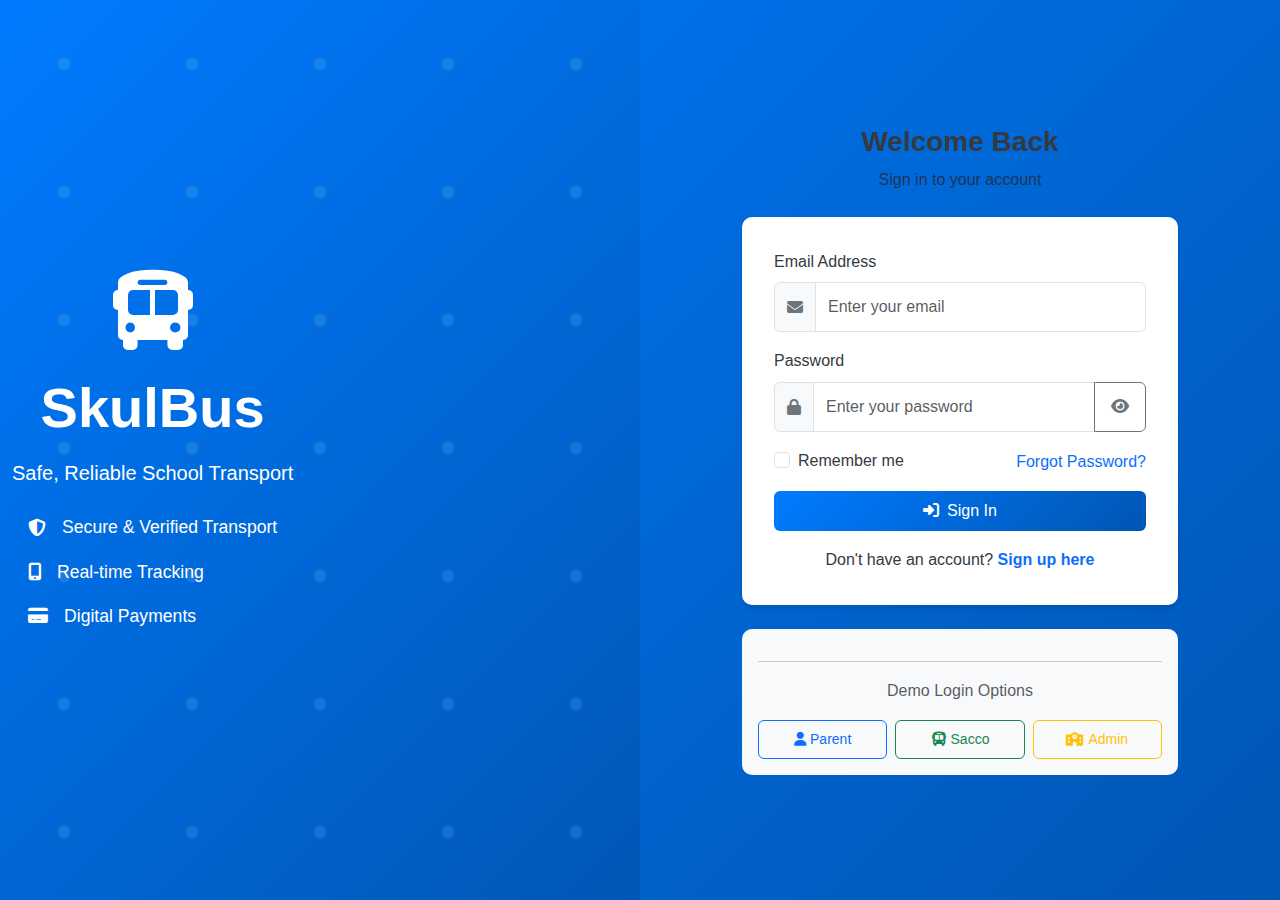
<file: login.html>
<!DOCTYPE html>
<html lang="en">
<head>
    <meta charset="UTF-8">
    <meta name="viewport" content="width=device-width, initial-scale=1.0">
    <title>Login - SkulBus</title>
    <link href="https://cdn.jsdelivr.net/npm/bootstrap@5.3.0/dist/css/bootstrap.min.css" rel="stylesheet">
    <link href="https://cdnjs.cloudflare.com/ajax/libs/font-awesome/6.4.0/css/all.min.css" rel="stylesheet">
    <link href="assets/css/style.css" rel="stylesheet">
</head>
<body class="auth-page">
    <div class="container-fluid">
        <div class="row min-vh-100">
            <!-- Left Side - Branding -->
            <div class="col-lg-6 d-none d-lg-flex auth-brand-side">
                <div class="d-flex flex-column justify-content-center align-items-center text-white">
                    <div class="brand-logo mb-4">
                        <i class="fas fa-bus fa-5x"></i>
                    </div>
                    <h1 class="display-4 fw-bold mb-3">SkulBus</h1>
                    <p class="lead text-center mb-4">Safe, Reliable School Transport</p>
                    <div class="features-list">
                        <div class="feature-item mb-3">
                            <i class="fas fa-shield-alt me-3"></i>
                            <span>Secure & Verified Transport</span>
                        </div>
                        <div class="feature-item mb-3">
                            <i class="fas fa-mobile-alt me-3"></i>
                            <span>Real-time Tracking</span>
                        </div>
                        <div class="feature-item">
                            <i class="fas fa-credit-card me-3"></i>
                            <span>Digital Payments</span>
                        </div>
                    </div>
                </div>
            </div>
            
            <!-- Right Side - Login Form -->
            <div class="col-lg-6 d-flex align-items-center">
                <div class="auth-form-container">
                    <div class="text-center mb-4">
                        <div class="d-lg-none mb-3">
                            <i class="fas fa-bus fa-3x text-primary"></i>
                            <h2 class="fw-bold text-primary">SkulBus</h2>
                        </div>
                        <h3 class="fw-bold">Welcome Back</h3>
                        <p class="text-muted">Sign in to your account</p>
                    </div>
                    
                    <form id="loginForm" class="auth-form">
                        <div class="mb-3">
                            <label for="email" class="form-label">Email Address</label>
                            <div class="input-group">
                                <span class="input-group-text">
                                    <i class="fas fa-envelope"></i>
                                </span>
                                <input type="email" class="form-control" id="email" name="email" 
                                       placeholder="Enter your email" required>
                            </div>
                        </div>
                        
                        <div class="mb-3">
                            <label for="password" class="form-label">Password</label>
                            <div class="input-group">
                                <span class="input-group-text">
                                    <i class="fas fa-lock"></i>
                                </span>
                                <input type="password" class="form-control" id="password" name="password" 
                                       placeholder="Enter your password" required>
                                <button class="btn btn-outline-secondary" type="button" id="togglePassword">
                                    <i class="fas fa-eye"></i>
                                </button>
                            </div>
                        </div>
                        
                        <div class="mb-3 d-flex justify-content-between align-items-center">
                            <div class="form-check">
                                <input class="form-check-input" type="checkbox" id="rememberMe">
                                <label class="form-check-label" for="rememberMe">
                                    Remember me
                                </label>
                            </div>
                            <a href="forgot-password.html" class="text-decoration-none">Forgot Password?</a>
                        </div>
                        
                        <button type="submit" class="btn btn-primary w-100 mb-3">
                            <i class="fas fa-sign-in-alt me-2"></i>Sign In
                        </button>
                        
                        <div class="text-center">
                            <p class="mb-0">Don't have an account? 
                                <a href="register.html" class="text-decoration-none fw-bold">Sign up here</a>
                            </p>
                        </div>
                    </form>
                    
                    <!-- Demo Login Options -->
                    <div class="demo-section mt-4">
                        <hr>
                        <p class="text-center text-muted mb-3">Demo Login Options</p>
                        <div class="row g-2">
                            <div class="col-4">
                                <button class="btn btn-outline-primary btn-sm w-100" onclick="demoLogin('parent')">
                                    <i class="fas fa-user me-1"></i>Parent
                                </button>
                            </div>
                            <div class="col-4">
                                <button class="btn btn-outline-success btn-sm w-100" onclick="demoLogin('sacco')">
                                    <i class="fas fa-bus me-1"></i>Sacco
                                </button>
                            </div>
                            <div class="col-4">
                                <button class="btn btn-outline-warning btn-sm w-100" onclick="demoLogin('admin')">
                                    <i class="fas fa-school me-1"></i>Admin
                                </button>
                            </div>
                        </div>
                    </div>
                </div>
            </div>
        </div>
    </div>

    <script src="https://cdn.jsdelivr.net/npm/bootstrap@5.3.0/dist/js/bootstrap.bundle.min.js"></script>
    <script src="assets/js/auth.js"></script>
</body>
</html>
</file>
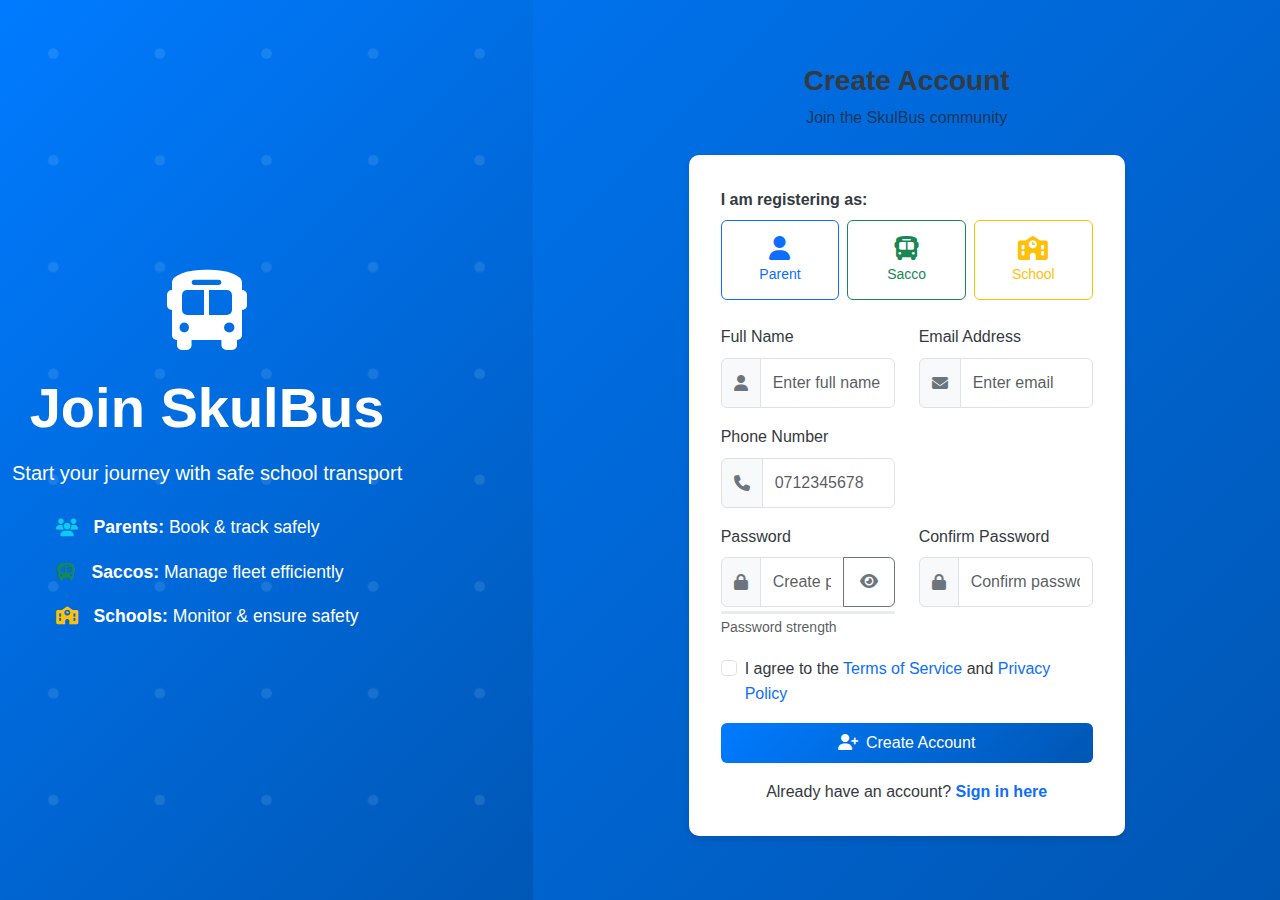
<file: register.html>
<!DOCTYPE html>
<html lang="en">
<head>
    <meta charset="UTF-8">
    <meta name="viewport" content="width=device-width, initial-scale=1.0">
    <title>Register - SkulBus</title>
    <link href="https://cdn.jsdelivr.net/npm/bootstrap@5.3.0/dist/css/bootstrap.min.css" rel="stylesheet">
    <link href="https://cdnjs.cloudflare.com/ajax/libs/font-awesome/6.4.0/css/all.min.css" rel="stylesheet">
    <link href="assets/css/style.css" rel="stylesheet">
</head>
<body class="auth-page">
    <div class="container-fluid">
        <div class="row min-vh-100">
            <!-- Left Side - Branding -->
            <div class="col-lg-5 d-none d-lg-flex auth-brand-side">
                <div class="d-flex flex-column justify-content-center align-items-center text-white">
                    <div class="brand-logo mb-4">
                        <i class="fas fa-bus fa-5x"></i>
                    </div>
                    <h1 class="display-4 fw-bold mb-3">Join SkulBus</h1>
                    <p class="lead text-center mb-4">Start your journey with safe school transport</p>
                    <div class="role-benefits">
                        <div class="benefit-item mb-3">
                            <i class="fas fa-users text-info me-3"></i>
                            <span><strong>Parents:</strong> Book & track safely</span>
                        </div>
                        <div class="benefit-item mb-3">
                            <i class="fas fa-bus text-success me-3"></i>
                            <span><strong>Saccos:</strong> Manage fleet efficiently</span>
                        </div>
                        <div class="benefit-item">
                            <i class="fas fa-school text-warning me-3"></i>
                            <span><strong>Schools:</strong> Monitor & ensure safety</span>
                        </div>
                    </div>
                </div>
            </div>
            
            <!-- Right Side - Registration Form -->
            <div class="col-lg-7 d-flex align-items-center">
                <div class="auth-form-container">
                    <div class="text-center mb-4">
                        <div class="d-lg-none mb-3">
                            <i class="fas fa-bus fa-3x text-primary"></i>
                            <h2 class="fw-bold text-primary">SkulBus</h2>
                        </div>
                        <h3 class="fw-bold">Create Account</h3>
                        <p class="text-muted">Join the SkulBus community</p>
                    </div>
                    
                    <form id="registerForm" class="auth-form">
                        <!-- Role Selection -->
                        <div class="mb-4">
                            <label class="form-label fw-bold">I am registering as:</label>
                            <div class="role-selection">
                                <div class="row g-2">
                                    <div class="col-4">
                                        <input type="radio" class="btn-check" name="role" id="role-parent" value="parent" required>
                                        <label class="btn btn-outline-primary w-100" for="role-parent">
                                            <i class="fas fa-user d-block mb-1"></i>
                                            <small>Parent</small>
                                        </label>
                                    </div>
                                    <div class="col-4">
                                        <input type="radio" class="btn-check" name="role" id="role-sacco" value="sacco" required>
                                        <label class="btn btn-outline-success w-100" for="role-sacco">
                                            <i class="fas fa-bus d-block mb-1"></i>
                                            <small>Sacco</small>
                                        </label>
                                    </div>
                                    <div class="col-4">
                                        <input type="radio" class="btn-check" name="role" id="role-admin" value="admin" required>
                                        <label class="btn btn-outline-warning w-100" for="role-admin">
                                            <i class="fas fa-school d-block mb-1"></i>
                                            <small>School</small>
                                        </label>
                                    </div>
                                </div>
                            </div>
                        </div>
                        
                        <!-- Personal Information -->
                        <div class="row">
                            <div class="col-md-6">
                                <div class="mb-3">
                                    <label for="fullName" class="form-label">Full Name</label>
                                    <div class="input-group">
                                        <span class="input-group-text">
                                            <i class="fas fa-user"></i>
                                        </span>
                                        <input type="text" class="form-control" id="fullName" name="fullName" 
                                               placeholder="Enter full name" required>
                                    </div>
                                </div>
                            </div>
                            <div class="col-md-6">
                                <div class="mb-3">
                                    <label for="email" class="form-label">Email Address</label>
                                    <div class="input-group">
                                        <span class="input-group-text">
                                            <i class="fas fa-envelope"></i>
                                        </span>
                                        <input type="email" class="form-control" id="email" name="email" 
                                               placeholder="Enter email" required>
                                    </div>
                                </div>
                            </div>
                        </div>
                        
                        <div class="row">
                            <div class="col-md-6">
                                <div class="mb-3">
                                    <label for="phone" class="form-label">Phone Number</label>
                                    <div class="input-group">
                                        <span class="input-group-text">
                                            <i class="fas fa-phone"></i>
                                        </span>
                                        <input type="tel" class="form-control" id="phone" name="phone" 
                                               placeholder="0712345678" required>
                                    </div>
                                </div>
                            </div>
                            <div class="col-md-6">
                                <div class="mb-3" id="schoolField" style="display: none;">
                                    <label for="school" class="form-label">School</label>
                                    <div class="input-group">
                                        <span class="input-group-text">
                                            <i class="fas fa-school"></i>
                                        </span>
                                        <select class="form-select" id="school" name="school">
                                            <option value="">Select School</option>
                                            <option value="nairobi-high">Nairobi High School</option>
                                            <option value="mombasa-secondary">Mombasa Secondary School</option>
                                            <option value="kisumu-academy">Kisumu Academy</option>
                                            <option value="nakuru-girls">Nakuru Girls High School</option>
                                            <option value="eldoret-boys">Eldoret Boys High School</option>
                                        </select>
                                    </div>
                                </div>
                                <div class="mb-3" id="regionField" style="display: none;">
                                    <label for="region" class="form-label">Operating Region</label>
                                    <div class="input-group">
                                        <span class="input-group-text">
                                            <i class="fas fa-map-marker-alt"></i>
                                        </span>
                                        <select class="form-select" id="region" name="region">
                                            <option value="">Select Region</option>
                                            <option value="nairobi">Nairobi</option>
                                            <option value="mombasa">Mombasa</option>
                                            <option value="kisumu">Kisumu</option>
                                            <option value="nakuru">Nakuru</option>
                                            <option value="eldoret">Eldoret</option>
                                            <option value="thika">Thika</option>
                                            <option value="machakos">Machakos</option>
                                        </select>
                                    </div>
                                </div>
                            </div>
                        </div>
                        
                        <!-- Password Fields -->
                        <div class="row">
                            <div class="col-md-6">
                                <div class="mb-3">
                                    <label for="password" class="form-label">Password</label>
                                    <div class="input-group">
                                        <span class="input-group-text">
                                            <i class="fas fa-lock"></i>
                                        </span>
                                        <input type="password" class="form-control" id="password" name="password" 
                                               placeholder="Create password" required>
                                        <button class="btn btn-outline-secondary" type="button" id="togglePassword">
                                            <i class="fas fa-eye"></i>
                                        </button>
                                    </div>
                                    <div class="password-strength mt-1">
                                        <div class="progress" style="height: 3px;">
                                            <div class="progress-bar" id="passwordStrength" style="width: 0%"></div>
                                        </div>
                                        <small class="text-muted" id="passwordHelp">Password strength</small>
                                    </div>
                                </div>
                            </div>
                            <div class="col-md-6">
                                <div class="mb-3">
                                    <label for="confirmPassword" class="form-label">Confirm Password</label>
                                    <div class="input-group">
                                        <span class="input-group-text">
                                            <i class="fas fa-lock"></i>
                                        </span>
                                        <input type="password" class="form-control" id="confirmPassword" name="confirmPassword" 
                                               placeholder="Confirm password" required>
                                    </div>
                                </div>
                            </div>
                        </div>
                        
                        <!-- Terms and Conditions -->
                        <div class="mb-3">
                            <div class="form-check">
                                <input class="form-check-input" type="checkbox" id="agreeTerms" required>
                                <label class="form-check-label" for="agreeTerms">
                                    I agree to the <a href="#" class="text-decoration-none">Terms of Service</a> 
                                    and <a href="#" class="text-decoration-none">Privacy Policy</a>
                                </label>
                            </div>
                        </div>
                        
                        <button type="submit" class="btn btn-primary w-100 mb-3">
                            <i class="fas fa-user-plus me-2"></i>Create Account
                        </button>
                        
                        <div class="text-center">
                            <p class="mb-0">Already have an account? 
                                <a href="login.html" class="text-decoration-none fw-bold">Sign in here</a>
                            </p>
                        </div>
                    </form>
                </div>
            </div>
        </div>
    </div>

    <script src="https://cdn.jsdelivr.net/npm/bootstrap@5.3.0/dist/js/bootstrap.bundle.min.js"></script>
    <script src="assets/js/auth.js"></script>
</body>
</html>
</file>
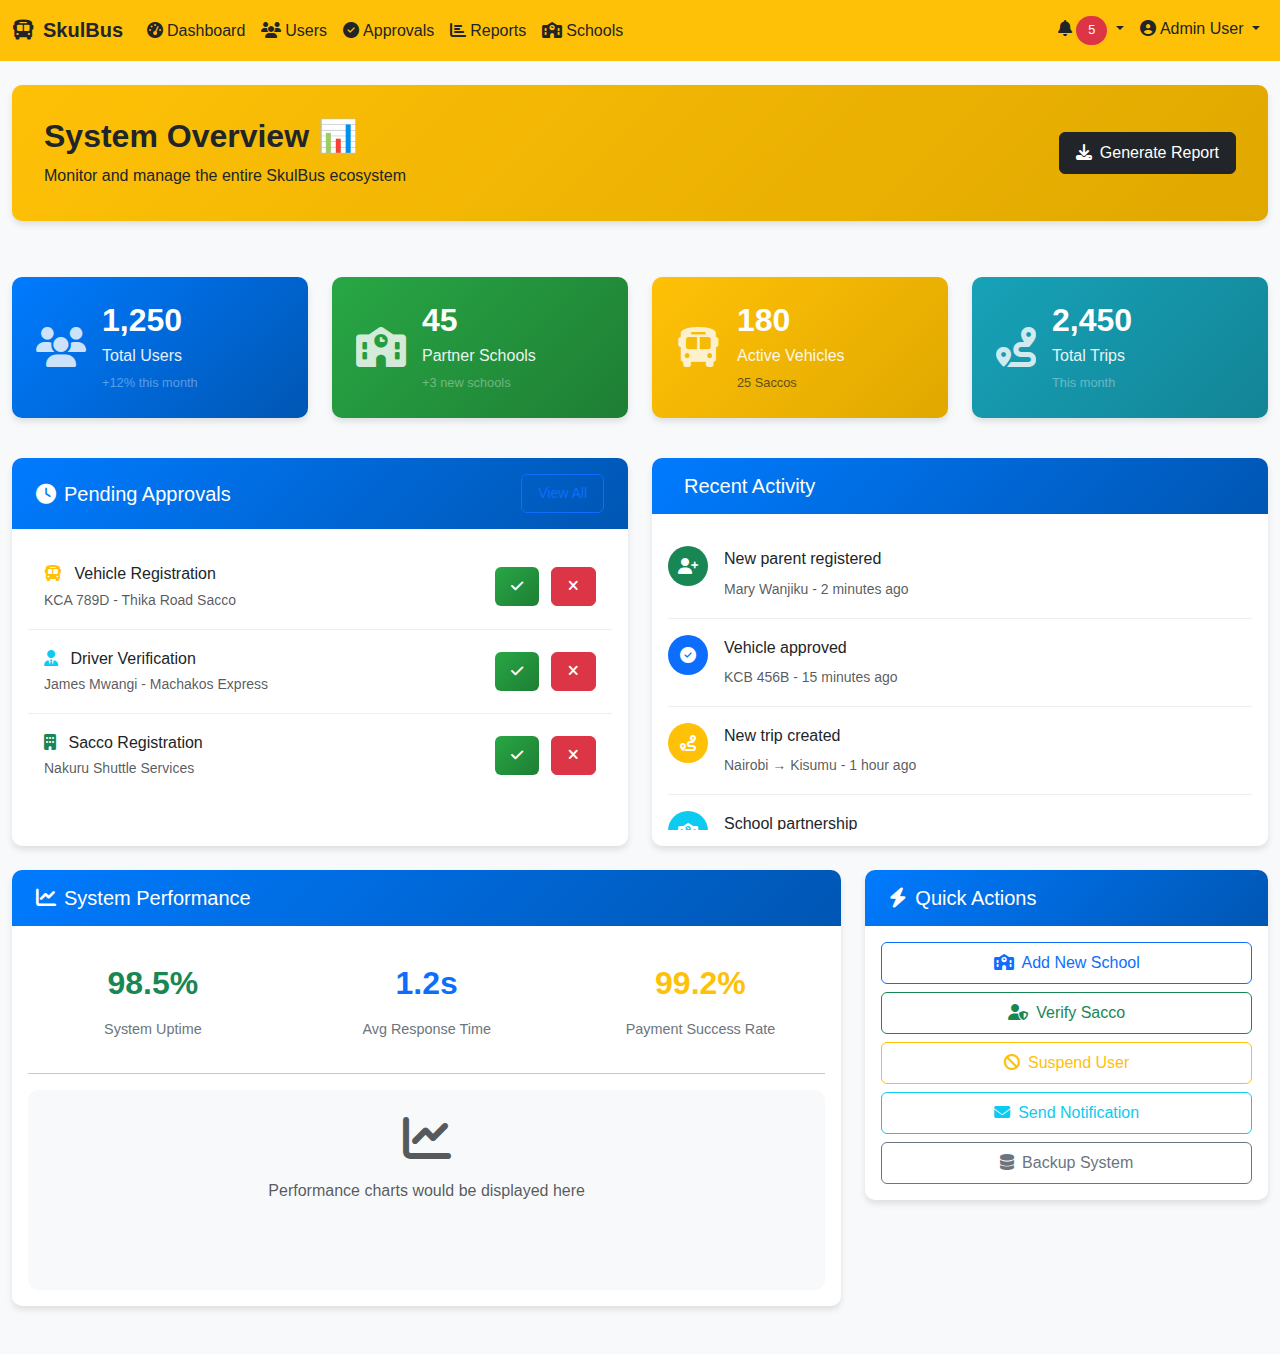
<file: dashboards/admin-dashboard.html>
<!DOCTYPE html>
<html lang="en">
<head>
    <meta charset="UTF-8">
    <meta name="viewport" content="width=device-width, initial-scale=1.0">
    <title>Admin Dashboard - SkulBus</title>
    <link href="https://cdn.jsdelivr.net/npm/bootstrap@5.3.0/dist/css/bootstrap.min.css" rel="stylesheet">
    <link href="https://cdnjs.cloudflare.com/ajax/libs/font-awesome/6.4.0/css/all.min.css" rel="stylesheet">
    <link href="../assets/css/style.css" rel="stylesheet">
</head>
<body>
    <!-- Navigation -->
    <nav class="navbar navbar-expand-lg navbar-dark bg-warning">
        <div class="container-fluid">
            <a class="navbar-brand fw-bold text-dark" href="../index.html">
                <i class="fas fa-bus me-2"></i>SkulBus
            </a>
            
            <button class="navbar-toggler" type="button" data-bs-toggle="collapse" data-bs-target="#navbarNav">
                <span class="navbar-toggler-icon"></span>
            </button>
            
            <div class="collapse navbar-collapse" id="navbarNav">
                <ul class="navbar-nav me-auto">
                    <li class="nav-item">
                        <a class="nav-link active text-dark" href="admin-dashboard.html">
                            <i class="fas fa-tachometer-alt me-1"></i>Dashboard
                        </a>
                    </li>
                    <li class="nav-item">
                        <a class="nav-link text-dark" href="users.html">
                            <i class="fas fa-users me-1"></i>Users
                        </a>
                    </li>
                    <li class="nav-item">
                        <a class="nav-link text-dark" href="approvals.html">
                            <i class="fas fa-check-circle me-1"></i>Approvals
                        </a>
                    </li>
                    <li class="nav-item">
                        <a class="nav-link text-dark" href="reports.html">
                            <i class="fas fa-chart-bar me-1"></i>Reports
                        </a>
                    </li>
                    <li class="nav-item">
                        <a class="nav-link text-dark" href="schools.html">
                            <i class="fas fa-school me-1"></i>Schools
                        </a>
                    </li>
                </ul>
                
                <ul class="navbar-nav">
                    <li class="nav-item dropdown">
                        <a class="nav-link dropdown-toggle text-dark" href="#" id="notificationDropdown" role="button" data-bs-toggle="dropdown">
                            <i class="fas fa-bell"></i>
                            <span class="badge bg-danger">5</span>
                        </a>
                        <ul class="dropdown-menu dropdown-menu-end notification-dropdown">
                            <li class="dropdown-header">Pending Approvals</li>
                            <li><a class="dropdown-item" href="#">
                                <i class="fas fa-bus text-warning me-2"></i>
                                3 vehicles awaiting approval
                            </a></li>
                            <li><a class="dropdown-item" href="#">
                                <i class="fas fa-user-tie text-info me-2"></i>
                                2 drivers need verification
                            </a></li>
                            <li><hr class="dropdown-divider"></li>
                            <li><a class="dropdown-item text-center" href="approvals.html">View All</a></li>
                        </ul>
                    </li>
                    <li class="nav-item dropdown">
                        <a class="nav-link dropdown-toggle text-dark" href="#" id="userDropdown" role="button" data-bs-toggle="dropdown">
                            <i class="fas fa-user-circle me-1"></i>Admin User
                        </a>
                        <ul class="dropdown-menu dropdown-menu-end">
                            <li><a class="dropdown-item" href="#"><i class="fas fa-user me-2"></i>Profile</a></li>
                            <li><a class="dropdown-item" href="#"><i class="fas fa-cog me-2"></i>Settings</a></li>
                            <li><hr class="dropdown-divider"></li>
                            <li><a class="dropdown-item" href="../login.html"><i class="fas fa-sign-out-alt me-2"></i>Logout</a></li>
                        </ul>
                    </li>
                </ul>
            </div>
        </div>
    </nav>

    <div class="container-fluid py-4">
        <!-- Welcome Section -->
        <div class="row mb-4">
            <div class="col-12">
                <div class="welcome-card bg-warning">
                    <div class="row align-items-center">
                        <div class="col-md-8">
                            <h2 class="fw-bold mb-2 text-dark">System Overview 📊</h2>
                            <p class="text-dark mb-0">Monitor and manage the entire SkulBus ecosystem</p>
                        </div>
                        <div class="col-md-4 text-md-end">
                            <button class="btn btn-dark" data-bs-toggle="modal" data-bs-target="#systemReportModal">
                                <i class="fas fa-download me-2"></i>Generate Report
                            </button>
                        </div>
                    </div>
                </div>
            </div>
        </div>

        <!-- Statistics Cards -->
        <div class="row mb-4">
            <div class="col-lg-3 col-md-6 mb-3">
                <div class="stats-card bg-primary">
                    <div class="stats-icon">
                        <i class="fas fa-users"></i>
                    </div>
                    <div class="stats-content">
                        <h3>1,250</h3>
                        <p>Total Users</p>
                        <small class="text-white-50">+12% this month</small>
                    </div>
                </div>
            </div>
            <div class="col-lg-3 col-md-6 mb-3">
                <div class="stats-card bg-success">
                    <div class="stats-icon">
                        <i class="fas fa-school"></i>
                    </div>
                    <div class="stats-content">
                        <h3>45</h3>
                        <p>Partner Schools</p>
                        <small class="text-white-50">+3 new schools</small>
                    </div>
                </div>
            </div>
            <div class="col-lg-3 col-md-6 mb-3">
                <div class="stats-card bg-warning">
                    <div class="stats-icon">
                        <i class="fas fa-bus"></i>
                    </div>
                    <div class="stats-content">
                        <h3>180</h3>
                        <p>Active Vehicles</p>
                        <small class="text-dark">25 Saccos</small>
                    </div>
                </div>
            </div>
            <div class="col-lg-3 col-md-6 mb-3">
                <div class="stats-card bg-info">
                    <div class="stats-icon">
                        <i class="fas fa-route"></i>
                    </div>
                    <div class="stats-content">
                        <h3>2,450</h3>
                        <p>Total Trips</p>
                        <small class="text-white-50">This month</small>
                    </div>
                </div>
            </div>
        </div>

        <div class="row">
            <!-- Pending Approvals -->
            <div class="col-lg-6 mb-4">
                <div class="card h-100">
                    <div class="card-header d-flex justify-content-between align-items-center">
                        <h5 class="mb-0"><i class="fas fa-clock me-2"></i>Pending Approvals</h5>
                        <a href="approvals.html" class="btn btn-sm btn-outline-primary">View All</a>
                    </div>
                    <div class="card-body">
                        <div class="approval-list">
                            <div class="approval-item">
                                <div class="approval-info">
                                    <div class="approval-type">
                                        <i class="fas fa-bus text-warning me-2"></i>
                                        <span>Vehicle Registration</span>
                                    </div>
                                    <small class="text-muted">KCA 789D - Thika Road Sacco</small>
                                </div>
                                <div class="approval-actions">
                                    <button class="btn btn-sm btn-success me-1">
                                        <i class="fas fa-check"></i>
                                    </button>
                                    <button class="btn btn-sm btn-danger">
                                        <i class="fas fa-times"></i>
                                    </button>
                                </div>
                            </div>
                            <div class="approval-item">
                                <div class="approval-info">
                                    <div class="approval-type">
                                        <i class="fas fa-user-tie text-info me-2"></i>
                                        <span>Driver Verification</span>
                                    </div>
                                    <small class="text-muted">James Mwangi - Machakos Express</small>
                                </div>
                                <div class="approval-actions">
                                    <button class="btn btn-sm btn-success me-1">
                                        <i class="fas fa-check"></i>
                                    </button>
                                    <button class="btn btn-sm btn-danger">
                                        <i class="fas fa-times"></i>
                                    </button>
                                </div>
                            </div>
                            <div class="approval-item">
                                <div class="approval-info">
                                    <div class="approval-type">
                                        <i class="fas fa-building text-success me-2"></i>
                                        <span>Sacco Registration</span>
                                    </div>
                                    <small class="text-muted">Nakuru Shuttle Services</small>
                                </div>
                                <div class="approval-actions">
                                    <button class="btn btn-sm btn-success me-1">
                                        <i class="fas fa-check"></i>
                                    </button>
                                    <button class="btn btn-sm btn-danger">
                                        <i class="fas fa-times"></i>
                                    </button>
                                </div>
                            </div>
                        </div>
                    </div>
                </div>
            </div>

            <!-- Recent Activity -->
            <div class="col-lg-6 mb-4">
                <div class="card h-100">
                    <div class="card-header">
                        <h5 class="mb-0"><i class="fas fa-activity me-2"></i>Recent Activity</h5>
                    </div>
                    <div class="card-body">
                        <div class="activity-list">
                            <div class="activity-item">
                                <div class="activity-icon bg-success">
                                    <i class="fas fa-user-plus"></i>
                                </div>
                                <div class="activity-content">
                                    <p class="mb-1">New parent registered</p>
                                    <small class="text-muted">Mary Wanjiku - 2 minutes ago</small>
                                </div>
                            </div>
                            <div class="activity-item">
                                <div class="activity-icon bg-primary">
                                    <i class="fas fa-check-circle"></i>
                                </div>
                                <div class="activity-content">
                                    <p class="mb-1">Vehicle approved</p>
                                    <small class="text-muted">KCB 456B - 15 minutes ago</small>
                                </div>
                            </div>
                            <div class="activity-item">
                                <div class="activity-icon bg-warning">
                                    <i class="fas fa-route"></i>
                                </div>
                                <div class="activity-content">
                                    <p class="mb-1">New trip created</p>
                                    <small class="text-muted">Nairobi → Kisumu - 1 hour ago</small>
                                </div>
                            </div>
                            <div class="activity-item">
                                <div class="activity-icon bg-info">
                                    <i class="fas fa-school"></i>
                                </div>
                                <div class="activity-content">
                                    <p class="mb-1">School partnership</p>
                                    <small class="text-muted">Eldoret High School - 2 hours ago</small>
                                </div>
                            </div>
                        </div>
                    </div>
                </div>
            </div>
        </div>

        <!-- System Overview -->
        <div class="row">
            <div class="col-lg-8 mb-4">
                <div class="card">
                    <div class="card-header">
                        <h5 class="mb-0"><i class="fas fa-chart-line me-2"></i>System Performance</h5>
                    </div>
                    <div class="card-body">
                        <div class="row">
                            <div class="col-md-4 text-center">
                                <div class="performance-metric">
                                    <div class="metric-value text-success">98.5%</div>
                                    <div class="metric-label">System Uptime</div>
                                </div>
                            </div>
                            <div class="col-md-4 text-center">
                                <div class="performance-metric">
                                    <div class="metric-value text-primary">1.2s</div>
                                    <div class="metric-label">Avg Response Time</div>
                                </div>
                            </div>
                            <div class="col-md-4 text-center">
                                <div class="performance-metric">
                                    <div class="metric-value text-warning">99.2%</div>
                                    <div class="metric-label">Payment Success Rate</div>
                                </div>
                            </div>
                        </div>
                        <hr>
                        <div class="chart-placeholder">
                            <div class="text-center py-4">
                                <i class="fas fa-chart-line fa-3x text-muted mb-3"></i>
                                <p class="text-muted">Performance charts would be displayed here</p>
                            </div>
                        </div>
                    </div>
                </div>
            </div>

            <!-- Quick Actions -->
            <div class="col-lg-4 mb-4">
                <div class="card">
                    <div class="card-header">
                        <h5 class="mb-0"><i class="fas fa-bolt me-2"></i>Quick Actions</h5>
                    </div>
                    <div class="card-body">
                        <div class="d-grid gap-2">
                            <button class="btn btn-outline-primary" data-bs-toggle="modal" data-bs-target="#addSchoolModal">
                                <i class="fas fa-school me-2"></i>Add New School
                            </button>
                            <button class="btn btn-outline-success">
                                <i class="fas fa-user-shield me-2"></i>Verify Sacco
                            </button>
                            <button class="btn btn-outline-warning">
                                <i class="fas fa-ban me-2"></i>Suspend User
                            </button>
                            <button class="btn btn-outline-info">
                                <i class="fas fa-envelope me-2"></i>Send Notification
                            </button>
                            <button class="btn btn-outline-secondary">
                                <i class="fas fa-database me-2"></i>Backup System
                            </button>
                        </div>
                    </div>
                </div>
            </div>
        </div>
    </div>

    <!-- System Report Modal -->
    <div class="modal fade" id="systemReportModal" tabindex="-1">
        <div class="modal-dialog">
            <div class="modal-content">
                <div class="modal-header">
                    <h5 class="modal-title">Generate System Report</h5>
                    <button type="button" class="btn-close" data-bs-dismiss="modal"></button>
                </div>
                <div class="modal-body">
                    <form>
                        <div class="mb-3">
                            <label class="form-label">Report Type</label>
                            <select class="form-select">
                                <option>User Activity Report</option>
                                <option>Financial Summary</option>
                                <option>Trip Analytics</option>
                                <option>Safety Compliance</option>
                            </select>
                        </div>
                        <div class="row">
                            <div class="col-md-6">
                                <div class="mb-3">
                                    <label class="form-label">From Date</label>
                                    <input type="date" class="form-control">
                                </div>
                            </div>
                            <div class="col-md-6">
                                <div class="mb-3">
                                    <label class="form-label">To Date</label>
                                    <input type="date" class="form-control">
                                </div>
                            </div>
                        </div>
                        <div class="mb-3">
                            <label class="form-label">Format</label>
                            <div class="form-check">
                                <input class="form-check-input" type="radio" name="format" id="pdf" checked>
                                <label class="form-check-label" for="pdf">PDF</label>
                            </div>
                            <div class="form-check">
                                <input class="form-check-input" type="radio" name="format" id="excel">
                                <label class="form-check-label" for="excel">Excel</label>
                            </div>
                        </div>
                    </form>
                </div>
                <div class="modal-footer">
                    <button type="button" class="btn btn-secondary" data-bs-dismiss="modal">Cancel</button>
                    <button type="button" class="btn btn-warning">Generate Report</button>
                </div>
            </div>
        </div>
    </div>

    <!-- Add School Modal -->
    <div class="modal fade" id="addSchoolModal" tabindex="-1">
        <div class="modal-dialog">
            <div class="modal-content">
                <div class="modal-header">
                    <h5 class="modal-title">Add New School</h5>
                    <button type="button" class="btn-close" data-bs-dismiss="modal"></button>
                </div>
                <div class="modal-body">
                    <form>
                        <div class="mb-3">
                            <label class="form-label">School Name</label>
                            <input type="text" class="form-control" placeholder="Enter school name">
                        </div>
                        <div class="mb-3">
                            <label class="form-label">Region</label>
                            <select class="form-select">
                                <option>Nairobi</option>
                                <option>Mombasa</option>
                                <option>Kisumu</option>
                                <option>Nakuru</option>
                                <option>Eldoret</option>
                            </select>
                        </div>
                        <div class="mb-3">
                            <label class="form-label">Contact Email</label>
                            <input type="email" class="form-control" placeholder="school@example.com">
                        </div>
                        <div class="mb-3">
                            <label class="form-label">Phone Number</label>
                            <input type="tel" class="form-control" placeholder="0712345678">
                        </div>
                        <div class="mb-3">
                            <label class="form-label">Address</label>
                            <textarea class="form-control" rows="3" placeholder="School address"></textarea>
                        </div>
                    </form>
                </div>
                <div class="modal-footer">
                    <button type="button" class="btn btn-secondary" data-bs-dismiss="modal">Cancel</button>
                    <button type="button" class="btn btn-warning">Add School</button>
                </div>
            </div>
        </div>
    </div>

    <script src="https://cdn.jsdelivr.net/npm/bootstrap@5.3.0/dist/js/bootstrap.bundle.min.js"></script>
    <script src="../assets/js/dashboard.js"></script>
</body>
</html>
</file>
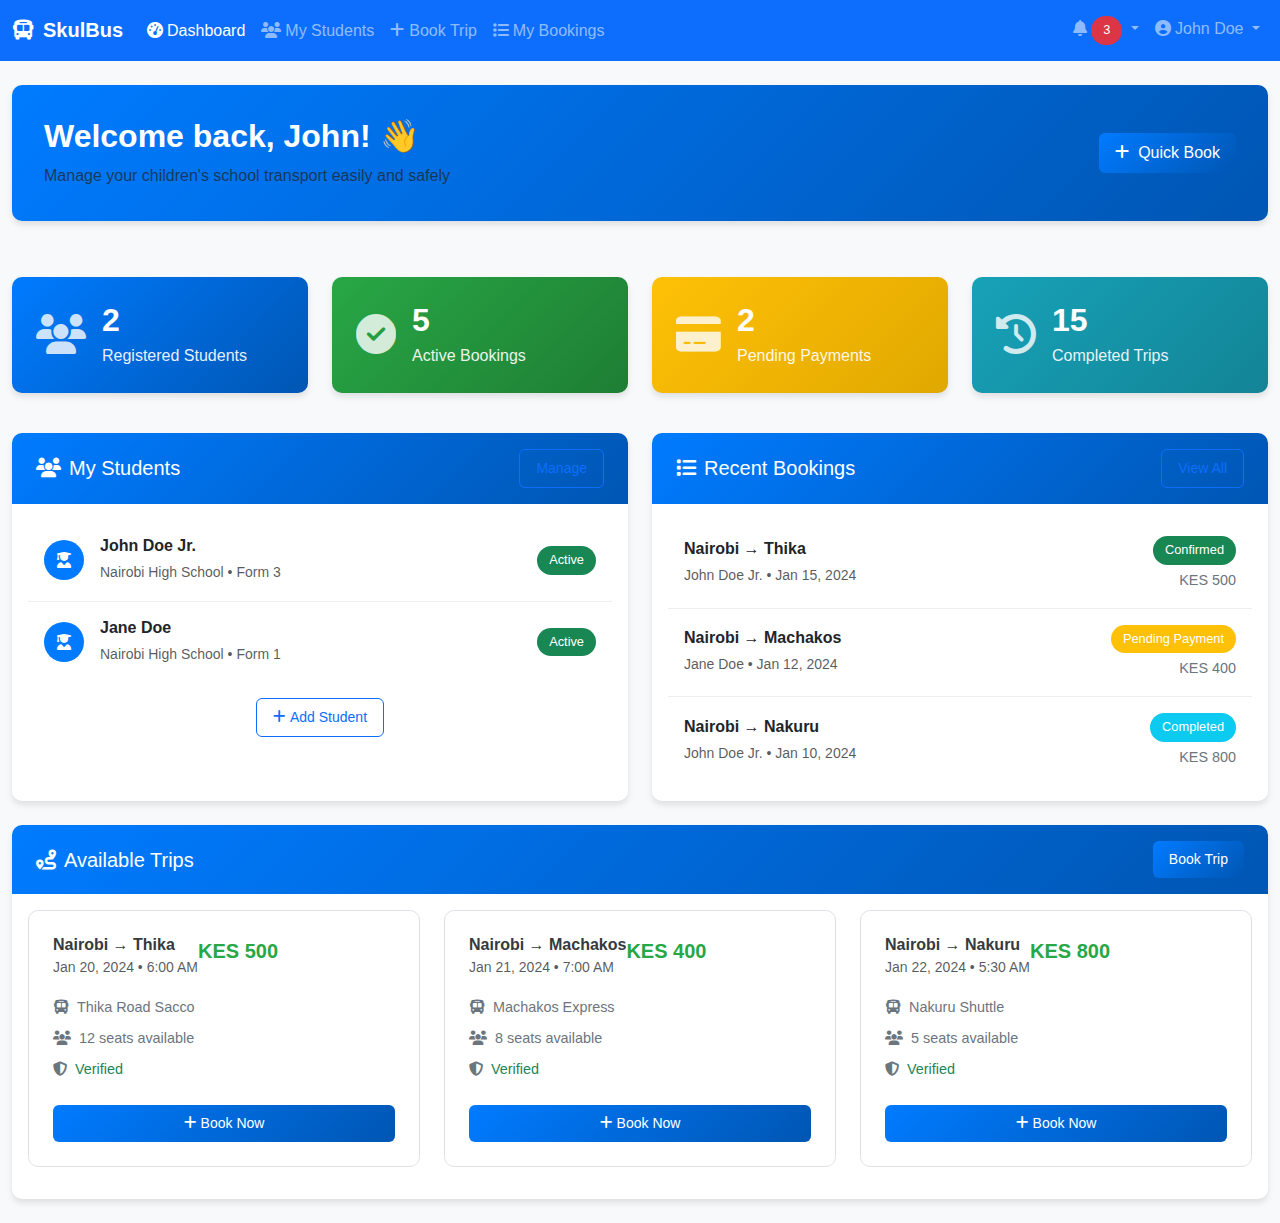
<file: dashboards/parent-dashboard.html>
<!DOCTYPE html>
<html lang="en">
<head>
    <meta charset="UTF-8">
    <meta name="viewport" content="width=device-width, initial-scale=1.0">
    <title>Parent Dashboard - SkulBus</title>
    <link href="https://cdn.jsdelivr.net/npm/bootstrap@5.3.0/dist/css/bootstrap.min.css" rel="stylesheet">
    <link href="https://cdnjs.cloudflare.com/ajax/libs/font-awesome/6.4.0/css/all.min.css" rel="stylesheet">
    <link href="../assets/css/style.css" rel="stylesheet">
</head>
<body>
    <!-- Navigation -->
    <nav class="navbar navbar-expand-lg navbar-dark bg-primary">
        <div class="container-fluid">
            <a class="navbar-brand fw-bold" href="../index.html">
                <i class="fas fa-bus me-2"></i>SkulBus
            </a>
            
            <button class="navbar-toggler" type="button" data-bs-toggle="collapse" data-bs-target="#navbarNav">
                <span class="navbar-toggler-icon"></span>
            </button>
            
            <div class="collapse navbar-collapse" id="navbarNav">
                <ul class="navbar-nav me-auto">
                    <li class="nav-item">
                        <a class="nav-link active" href="parent-dashboard.html">
                            <i class="fas fa-tachometer-alt me-1"></i>Dashboard
                        </a>
                    </li>
                    <li class="nav-item">
                        <a class="nav-link" href="my-students.html">
                            <i class="fas fa-users me-1"></i>My Students
                        </a>
                    </li>
                    <li class="nav-item">
                        <a class="nav-link" href="book-trip.html">
                            <i class="fas fa-plus me-1"></i>Book Trip
                        </a>
                    </li>
                    <li class="nav-item">
                        <a class="nav-link" href="my-bookings.html">
                            <i class="fas fa-list me-1"></i>My Bookings
                        </a>
                    </li>
                </ul>
                
                <ul class="navbar-nav">
                    <li class="nav-item dropdown">
                        <a class="nav-link dropdown-toggle" href="#" id="notificationDropdown" role="button" data-bs-toggle="dropdown">
                            <i class="fas fa-bell"></i>
                            <span class="badge bg-danger">3</span>
                        </a>
                        <ul class="dropdown-menu dropdown-menu-end notification-dropdown">
                            <li class="dropdown-header">Notifications</li>
                            <li><a class="dropdown-item" href="#">
                                <i class="fas fa-check-circle text-success me-2"></i>
                                Payment confirmed for John's trip
                            </a></li>
                            <li><a class="dropdown-item" href="#">
                                <i class="fas fa-bus text-primary me-2"></i>
                                Bus departed for Nairobi route
                            </a></li>
                            <li><a class="dropdown-item" href="#">
                                <i class="fas fa-info-circle text-info me-2"></i>
                                New trip available to Mombasa
                            </a></li>
                            <li><hr class="dropdown-divider"></li>
                            <li><a class="dropdown-item text-center" href="#">View All</a></li>
                        </ul>
                    </li>
                    <li class="nav-item dropdown">
                        <a class="nav-link dropdown-toggle" href="#" id="userDropdown" role="button" data-bs-toggle="dropdown">
                            <i class="fas fa-user-circle me-1"></i>John Doe
                        </a>
                        <ul class="dropdown-menu dropdown-menu-end">
                            <li><a class="dropdown-item" href="#"><i class="fas fa-user me-2"></i>Profile</a></li>
                            <li><a class="dropdown-item" href="#"><i class="fas fa-cog me-2"></i>Settings</a></li>
                            <li><hr class="dropdown-divider"></li>
                            <li><a class="dropdown-item" href="../login.html"><i class="fas fa-sign-out-alt me-2"></i>Logout</a></li>
                        </ul>
                    </li>
                </ul>
            </div>
        </div>
    </nav>

    <div class="container-fluid py-4">
        <!-- Welcome Section -->
        <div class="row mb-4">
            <div class="col-12">
                <div class="welcome-card">
                    <div class="row align-items-center">
                        <div class="col-md-8">
                            <h2 class="fw-bold mb-2">Welcome back, John! 👋</h2>
                            <p class="text-muted mb-0">Manage your children's school transport easily and safely</p>
                        </div>
                        <div class="col-md-4 text-md-end">
                            <button class="btn btn-primary" data-bs-toggle="modal" data-bs-target="#quickBookModal">
                                <i class="fas fa-plus me-2"></i>Quick Book
                            </button>
                        </div>
                    </div>
                </div>
            </div>
        </div>

        <!-- Statistics Cards -->
        <div class="row mb-4">
            <div class="col-lg-3 col-md-6 mb-3">
                <div class="stats-card bg-primary">
                    <div class="stats-icon">
                        <i class="fas fa-users"></i>
                    </div>
                    <div class="stats-content">
                        <h3>2</h3>
                        <p>Registered Students</p>
                    </div>
                </div>
            </div>
            <div class="col-lg-3 col-md-6 mb-3">
                <div class="stats-card bg-success">
                    <div class="stats-icon">
                        <i class="fas fa-check-circle"></i>
                    </div>
                    <div class="stats-content">
                        <h3>5</h3>
                        <p>Active Bookings</p>
                    </div>
                </div>
            </div>
            <div class="col-lg-3 col-md-6 mb-3">
                <div class="stats-card bg-warning">
                    <div class="stats-icon">
                        <i class="fas fa-credit-card"></i>
                    </div>
                    <div class="stats-content">
                        <h3>2</h3>
                        <p>Pending Payments</p>
                    </div>
                </div>
            </div>
            <div class="col-lg-3 col-md-6 mb-3">
                <div class="stats-card bg-info">
                    <div class="stats-icon">
                        <i class="fas fa-history"></i>
                    </div>
                    <div class="stats-content">
                        <h3>15</h3>
                        <p>Completed Trips</p>
                    </div>
                </div>
            </div>
        </div>

        <div class="row">
            <!-- My Students -->
            <div class="col-lg-6 mb-4">
                <div class="card h-100">
                    <div class="card-header d-flex justify-content-between align-items-center">
                        <h5 class="mb-0"><i class="fas fa-users me-2"></i>My Students</h5>
                        <a href="my-students.html" class="btn btn-sm btn-outline-primary">Manage</a>
                    </div>
                    <div class="card-body">
                        <div class="student-list">
                            <div class="student-item">
                                <div class="student-avatar">
                                    <i class="fas fa-user-graduate"></i>
                                </div>
                                <div class="student-info">
                                    <h6 class="mb-1">John Doe Jr.</h6>
                                    <small class="text-muted">Nairobi High School • Form 3</small>
                                </div>
                                <div class="student-status">
                                    <span class="badge bg-success">Active</span>
                                </div>
                            </div>
                            <div class="student-item">
                                <div class="student-avatar">
                                    <i class="fas fa-user-graduate"></i>
                                </div>
                                <div class="student-info">
                                    <h6 class="mb-1">Jane Doe</h6>
                                    <small class="text-muted">Nairobi High School • Form 1</small>
                                </div>
                                <div class="student-status">
                                    <span class="badge bg-success">Active</span>
                                </div>
                            </div>
                        </div>
                        <div class="text-center mt-3">
                            <button class="btn btn-outline-primary btn-sm" data-bs-toggle="modal" data-bs-target="#addStudentModal">
                                <i class="fas fa-plus me-1"></i>Add Student
                            </button>
                        </div>
                    </div>
                </div>
            </div>

            <!-- Recent Bookings -->
            <div class="col-lg-6 mb-4">
                <div class="card h-100">
                    <div class="card-header d-flex justify-content-between align-items-center">
                        <h5 class="mb-0"><i class="fas fa-list me-2"></i>Recent Bookings</h5>
                        <a href="my-bookings.html" class="btn btn-sm btn-outline-primary">View All</a>
                    </div>
                    <div class="card-body">
                        <div class="booking-list">
                            <div class="booking-item">
                                <div class="booking-info">
                                    <h6 class="mb-1">Nairobi → Thika</h6>
                                    <small class="text-muted">John Doe Jr. • Jan 15, 2024</small>
                                </div>
                                <div class="booking-status">
                                    <span class="badge bg-success">Confirmed</span>
                                    <div class="booking-amount">KES 500</div>
                                </div>
                            </div>
                            <div class="booking-item">
                                <div class="booking-info">
                                    <h6 class="mb-1">Nairobi → Machakos</h6>
                                    <small class="text-muted">Jane Doe • Jan 12, 2024</small>
                                </div>
                                <div class="booking-status">
                                    <span class="badge bg-warning">Pending Payment</span>
                                    <div class="booking-amount">KES 400</div>
                                </div>
                            </div>
                            <div class="booking-item">
                                <div class="booking-info">
                                    <h6 class="mb-1">Nairobi → Nakuru</h6>
                                    <small class="text-muted">John Doe Jr. • Jan 10, 2024</small>
                                </div>
                                <div class="booking-status">
                                    <span class="badge bg-info">Completed</span>
                                    <div class="booking-amount">KES 800</div>
                                </div>
                            </div>
                        </div>
                    </div>
                </div>
            </div>
        </div>

        <!-- Available Trips -->
        <div class="row">
            <div class="col-12">
                <div class="card">
                    <div class="card-header d-flex justify-content-between align-items-center">
                        <h5 class="mb-0"><i class="fas fa-route me-2"></i>Available Trips</h5>
                        <a href="book-trip.html" class="btn btn-sm btn-primary">Book Trip</a>
                    </div>
                    <div class="card-body">
                        <div class="row">
                            <div class="col-lg-4 col-md-6 mb-3">
                                <div class="trip-card">
                                    <div class="trip-header">
                                        <div class="trip-route">
                                            <h6 class="mb-0">Nairobi → Thika</h6>
                                            <small class="text-muted">Jan 20, 2024 • 6:00 AM</small>
                                        </div>
                                        <div class="trip-price">
                                            <span class="price">KES 500</span>
                                        </div>
                                    </div>
                                    <div class="trip-details">
                                        <div class="detail-item">
                                            <i class="fas fa-bus me-2"></i>
                                            <span>Thika Road Sacco</span>
                                        </div>
                                        <div class="detail-item">
                                            <i class="fas fa-users me-2"></i>
                                            <span>12 seats available</span>
                                        </div>
                                        <div class="detail-item">
                                            <i class="fas fa-shield-alt me-2"></i>
                                            <span class="text-success">Verified</span>
                                        </div>
                                    </div>
                                    <button class="btn btn-primary btn-sm w-100 mt-2">
                                        <i class="fas fa-plus me-1"></i>Book Now
                                    </button>
                                </div>
                            </div>
                            <div class="col-lg-4 col-md-6 mb-3">
                                <div class="trip-card">
                                    <div class="trip-header">
                                        <div class="trip-route">
                                            <h6 class="mb-0">Nairobi → Machakos</h6>
                                            <small class="text-muted">Jan 21, 2024 • 7:00 AM</small>
                                        </div>
                                        <div class="trip-price">
                                            <span class="price">KES 400</span>
                                        </div>
                                    </div>
                                    <div class="trip-details">
                                        <div class="detail-item">
                                            <i class="fas fa-bus me-2"></i>
                                            <span>Machakos Express</span>
                                        </div>
                                        <div class="detail-item">
                                            <i class="fas fa-users me-2"></i>
                                            <span>8 seats available</span>
                                        </div>
                                        <div class="detail-item">
                                            <i class="fas fa-shield-alt me-2"></i>
                                            <span class="text-success">Verified</span>
                                        </div>
                                    </div>
                                    <button class="btn btn-primary btn-sm w-100 mt-2">
                                        <i class="fas fa-plus me-1"></i>Book Now
                                    </button>
                                </div>
                            </div>
                            <div class="col-lg-4 col-md-6 mb-3">
                                <div class="trip-card">
                                    <div class="trip-header">
                                        <div class="trip-route">
                                            <h6 class="mb-0">Nairobi → Nakuru</h6>
                                            <small class="text-muted">Jan 22, 2024 • 5:30 AM</small>
                                        </div>
                                        <div class="trip-price">
                                            <span class="price">KES 800</span>
                                        </div>
                                    </div>
                                    <div class="trip-details">
                                        <div class="detail-item">
                                            <i class="fas fa-bus me-2"></i>
                                            <span>Nakuru Shuttle</span>
                                        </div>
                                        <div class="detail-item">
                                            <i class="fas fa-users me-2"></i>
                                            <span>5 seats available</span>
                                        </div>
                                        <div class="detail-item">
                                            <i class="fas fa-shield-alt me-2"></i>
                                            <span class="text-success">Verified</span>
                                        </div>
                                    </div>
                                    <button class="btn btn-primary btn-sm w-100 mt-2">
                                        <i class="fas fa-plus me-1"></i>Book Now
                                    </button>
                                </div>
                            </div>
                        </div>
                    </div>
                </div>
            </div>
        </div>
    </div>

    <!-- Quick Book Modal -->
    <div class="modal fade" id="quickBookModal" tabindex="-1">
        <div class="modal-dialog">
            <div class="modal-content">
                <div class="modal-header">
                    <h5 class="modal-title">Quick Book Trip</h5>
                    <button type="button" class="btn-close" data-bs-dismiss="modal"></button>
                </div>
                <div class="modal-body">
                    <form>
                        <div class="mb-3">
                            <label class="form-label">Select Student</label>
                            <select class="form-select">
                                <option>John Doe Jr.</option>
                                <option>Jane Doe</option>
                            </select>
                        </div>
                        <div class="mb-3">
                            <label class="form-label">Destination</label>
                            <select class="form-select">
                                <option>Thika</option>
                                <option>Machakos</option>
                                <option>Nakuru</option>
                                <option>Mombasa</option>
                            </select>
                        </div>
                        <div class="mb-3">
                            <label class="form-label">Travel Date</label>
                            <input type="date" class="form-control">
                        </div>
                    </form>
                </div>
                <div class="modal-footer">
                    <button type="button" class="btn btn-secondary" data-bs-dismiss="modal">Cancel</button>
                    <button type="button" class="btn btn-primary">Search Trips</button>
                </div>
            </div>
        </div>
    </div>

    <!-- Add Student Modal -->
    <div class="modal fade" id="addStudentModal" tabindex="-1">
        <div class="modal-dialog">
            <div class="modal-content">
                <div class="modal-header">
                    <h5 class="modal-title">Add New Student</h5>
                    <button type="button" class="btn-close" data-bs-dismiss="modal"></button>
                </div>
                <div class="modal-body">
                    <form>
                        <div class="mb-3">
                            <label class="form-label">Student Name</label>
                            <input type="text" class="form-control" placeholder="Enter student name">
                        </div>
                        <div class="mb-3">
                            <label class="form-label">School</label>
                            <select class="form-select">
                                <option>Nairobi High School</option>
                                <option>Mombasa Secondary</option>
                                <option>Kisumu Academy</option>
                            </select>
                        </div>
                        <div class="mb-3">
                            <label class="form-label">Class/Form</label>
                            <select class="form-select">
                                <option>Form 1</option>
                                <option>Form 2</option>
                                <option>Form 3</option>
                                <option>Form 4</option>
                            </select>
                        </div>
                        <div class="mb-3">
                            <label class="form-label">Home Region</label>
                            <select class="form-select">
                                <option>Thika</option>
                                <option>Machakos</option>
                                <option>Nakuru</option>
                                <option>Mombasa</option>
                            </select>
                        </div>
                    </form>
                </div>
                <div class="modal-footer">
                    <button type="button" class="btn btn-secondary" data-bs-dismiss="modal">Cancel</button>
                    <button type="button" class="btn btn-primary">Add Student</button>
                </div>
            </div>
        </div>
    </div>

    <script src="https://cdn.jsdelivr.net/npm/bootstrap@5.3.0/dist/js/bootstrap.bundle.min.js"></script>
    <script src="../assets/js/dashboard.js"></script>
</body>
</html>
</file>
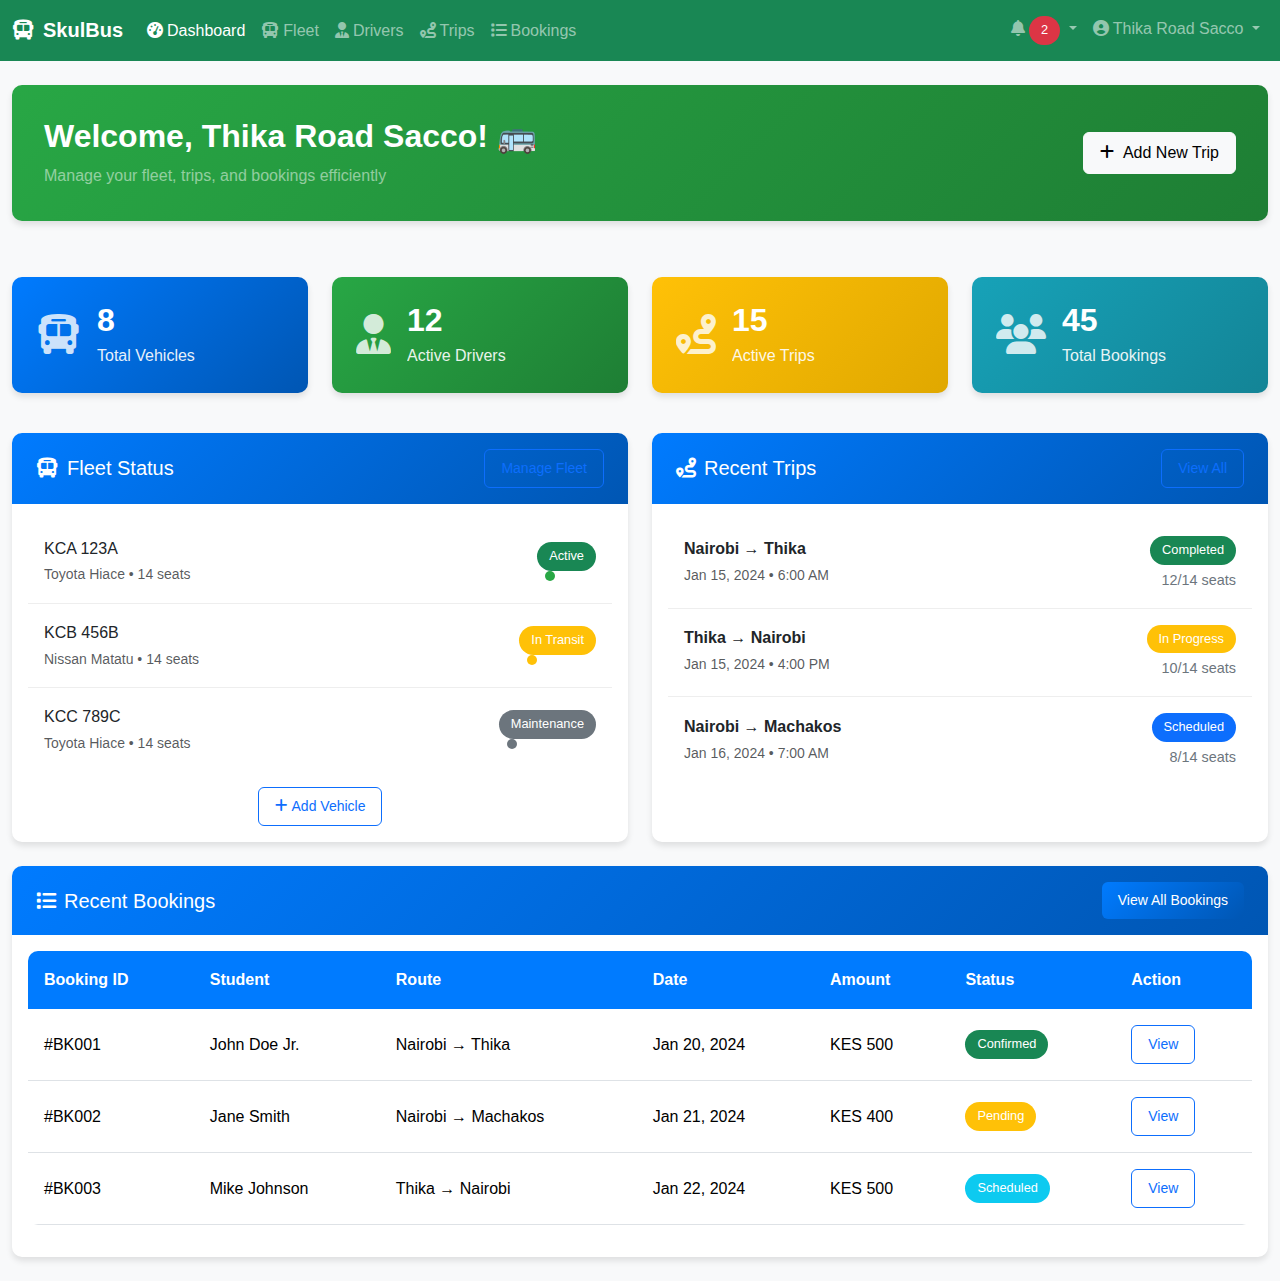
<file: dashboards/sacco-dashboard.html>
<!DOCTYPE html>
<html lang="en">
<head>
    <meta charset="UTF-8">
    <meta name="viewport" content="width=device-width, initial-scale=1.0">
    <title>Sacco Dashboard - SkulBus</title>
    <link href="https://cdn.jsdelivr.net/npm/bootstrap@5.3.0/dist/css/bootstrap.min.css" rel="stylesheet">
    <link href="https://cdnjs.cloudflare.com/ajax/libs/font-awesome/6.4.0/css/all.min.css" rel="stylesheet">
    <link href="../assets/css/style.css" rel="stylesheet">
</head>
<body>
    <!-- Navigation -->
    <nav class="navbar navbar-expand-lg navbar-dark bg-success">
        <div class="container-fluid">
            <a class="navbar-brand fw-bold" href="../index.html">
                <i class="fas fa-bus me-2"></i>SkulBus
            </a>
            
            <button class="navbar-toggler" type="button" data-bs-toggle="collapse" data-bs-target="#navbarNav">
                <span class="navbar-toggler-icon"></span>
            </button>
            
            <div class="collapse navbar-collapse" id="navbarNav">
                <ul class="navbar-nav me-auto">
                    <li class="nav-item">
                        <a class="nav-link active" href="sacco-dashboard.html">
                            <i class="fas fa-tachometer-alt me-1"></i>Dashboard
                        </a>
                    </li>
                    <li class="nav-item">
                        <a class="nav-link" href="fleet-management.html">
                            <i class="fas fa-bus me-1"></i>Fleet
                        </a>
                    </li>
                    <li class="nav-item">
                        <a class="nav-link" href="drivers.html">
                            <i class="fas fa-user-tie me-1"></i>Drivers
                        </a>
                    </li>
                    <li class="nav-item">
                        <a class="nav-link" href="trips.html">
                            <i class="fas fa-route me-1"></i>Trips
                        </a>
                    </li>
                    <li class="nav-item">
                        <a class="nav-link" href="bookings.html">
                            <i class="fas fa-list me-1"></i>Bookings
                        </a>
                    </li>
                </ul>
                
                <ul class="navbar-nav">
                    <li class="nav-item dropdown">
                        <a class="nav-link dropdown-toggle" href="#" id="notificationDropdown" role="button" data-bs-toggle="dropdown">
                            <i class="fas fa-bell"></i>
                            <span class="badge bg-danger">2</span>
                        </a>
                        <ul class="dropdown-menu dropdown-menu-end notification-dropdown">
                            <li class="dropdown-header">Notifications</li>
                            <li><a class="dropdown-item" href="#">
                                <i class="fas fa-user-plus text-success me-2"></i>
                                New booking for Nairobi route
                            </a></li>
                            <li><a class="dropdown-item" href="#">
                                <i class="fas fa-check-circle text-info me-2"></i>
                                Vehicle KCA 123A approved
                            </a></li>
                            <li><hr class="dropdown-divider"></li>
                            <li><a class="dropdown-item text-center" href="#">View All</a></li>
                        </ul>
                    </li>
                    <li class="nav-item dropdown">
                        <a class="nav-link dropdown-toggle" href="#" id="userDropdown" role="button" data-bs-toggle="dropdown">
                            <i class="fas fa-user-circle me-1"></i>Thika Road Sacco
                        </a>
                        <ul class="dropdown-menu dropdown-menu-end">
                            <li><a class="dropdown-item" href="#"><i class="fas fa-building me-2"></i>Company Profile</a></li>
                            <li><a class="dropdown-item" href="#"><i class="fas fa-cog me-2"></i>Settings</a></li>
                            <li><hr class="dropdown-divider"></li>
                            <li><a class="dropdown-item" href="../login.html"><i class="fas fa-sign-out-alt me-2"></i>Logout</a></li>
                        </ul>
                    </li>
                </ul>
            </div>
        </div>
    </nav>

    <div class="container-fluid py-4">
        <!-- Welcome Section -->
        <div class="row mb-4">
            <div class="col-12">
                <div class="welcome-card bg-success">
                    <div class="row align-items-center">
                        <div class="col-md-8">
                            <h2 class="fw-bold mb-2 text-white">Welcome, Thika Road Sacco! 🚌</h2>
                            <p class="text-white-50 mb-0">Manage your fleet, trips, and bookings efficiently</p>
                        </div>
                        <div class="col-md-4 text-md-end">
                            <button class="btn btn-light" data-bs-toggle="modal" data-bs-target="#addTripModal">
                                <i class="fas fa-plus me-2"></i>Add New Trip
                            </button>
                        </div>
                    </div>
                </div>
            </div>
        </div>

        <!-- Statistics Cards -->
        <div class="row mb-4">
            <div class="col-lg-3 col-md-6 mb-3">
                <div class="stats-card bg-primary">
                    <div class="stats-icon">
                        <i class="fas fa-bus"></i>
                    </div>
                    <div class="stats-content">
                        <h3>8</h3>
                        <p>Total Vehicles</p>
                    </div>
                </div>
            </div>
            <div class="col-lg-3 col-md-6 mb-3">
                <div class="stats-card bg-success">
                    <div class="stats-icon">
                        <i class="fas fa-user-tie"></i>
                    </div>
                    <div class="stats-content">
                        <h3>12</h3>
                        <p>Active Drivers</p>
                    </div>
                </div>
            </div>
            <div class="col-lg-3 col-md-6 mb-3">
                <div class="stats-card bg-warning">
                    <div class="stats-icon">
                        <i class="fas fa-route"></i>
                    </div>
                    <div class="stats-content">
                        <h3>15</h3>
                        <p>Active Trips</p>
                    </div>
                </div>
            </div>
            <div class="col-lg-3 col-md-6 mb-3">
                <div class="stats-card bg-info">
                    <div class="stats-icon">
                        <i class="fas fa-users"></i>
                    </div>
                    <div class="stats-content">
                        <h3>45</h3>
                        <p>Total Bookings</p>
                    </div>
                </div>
            </div>
        </div>

        <div class="row">
            <!-- Fleet Status -->
            <div class="col-lg-6 mb-4">
                <div class="card h-100">
                    <div class="card-header d-flex justify-content-between align-items-center">
                        <h5 class="mb-0"><i class="fas fa-bus me-2"></i>Fleet Status</h5>
                        <a href="fleet-management.html" class="btn btn-sm btn-outline-primary">Manage Fleet</a>
                    </div>
                    <div class="card-body">
                        <div class="fleet-list">
                            <div class="fleet-item">
                                <div class="vehicle-info">
                                    <div class="vehicle-plate">KCA 123A</div>
                                    <small class="text-muted">Toyota Hiace • 14 seats</small>
                                </div>
                                <div class="vehicle-status">
                                    <span class="badge bg-success">Active</span>
                                    <div class="status-indicator active"></div>
                                </div>
                            </div>
                            <div class="fleet-item">
                                <div class="vehicle-info">
                                    <div class="vehicle-plate">KCB 456B</div>
                                    <small class="text-muted">Nissan Matatu • 14 seats</small>
                                </div>
                                <div class="vehicle-status">
                                    <span class="badge bg-warning">In Transit</span>
                                    <div class="status-indicator warning"></div>
                                </div>
                            </div>
                            <div class="fleet-item">
                                <div class="vehicle-info">
                                    <div class="vehicle-plate">KCC 789C</div>
                                    <small class="text-muted">Toyota Hiace • 14 seats</small>
                                </div>
                                <div class="vehicle-status">
                                    <span class="badge bg-secondary">Maintenance</span>
                                    <div class="status-indicator secondary"></div>
                                </div>
                            </div>
                        </div>
                        <div class="text-center mt-3">
                            <button class="btn btn-outline-primary btn-sm" data-bs-toggle="modal" data-bs-target="#addVehicleModal">
                                <i class="fas fa-plus me-1"></i>Add Vehicle
                            </button>
                        </div>
                    </div>
                </div>
            </div>

            <!-- Recent Trips -->
            <div class="col-lg-6 mb-4">
                <div class="card h-100">
                    <div class="card-header d-flex justify-content-between align-items-center">
                        <h5 class="mb-0"><i class="fas fa-route me-2"></i>Recent Trips</h5>
                        <a href="trips.html" class="btn btn-sm btn-outline-primary">View All</a>
                    </div>
                    <div class="card-body">
                        <div class="trip-list">
                            <div class="trip-item">
                                <div class="trip-info">
                                    <h6 class="mb-1">Nairobi → Thika</h6>
                                    <small class="text-muted">Jan 15, 2024 • 6:00 AM</small>
                                </div>
                                <div class="trip-status">
                                    <span class="badge bg-success">Completed</span>
                                    <div class="trip-bookings">12/14 seats</div>
                                </div>
                            </div>
                            <div class="trip-item">
                                <div class="trip-info">
                                    <h6 class="mb-1">Thika → Nairobi</h6>
                                    <small class="text-muted">Jan 15, 2024 • 4:00 PM</small>
                                </div>
                                <div class="trip-status">
                                    <span class="badge bg-warning">In Progress</span>
                                    <div class="trip-bookings">10/14 seats</div>
                                </div>
                            </div>
                            <div class="trip-item">
                                <div class="trip-info">
                                    <h6 class="mb-1">Nairobi → Machakos</h6>
                                    <small class="text-muted">Jan 16, 2024 • 7:00 AM</small>
                                </div>
                                <div class="trip-status">
                                    <span class="badge bg-primary">Scheduled</span>
                                    <div class="trip-bookings">8/14 seats</div>
                                </div>
                            </div>
                        </div>
                    </div>
                </div>
            </div>
        </div>

        <!-- Bookings Overview -->
        <div class="row">
            <div class="col-12">
                <div class="card">
                    <div class="card-header d-flex justify-content-between align-items-center">
                        <h5 class="mb-0"><i class="fas fa-list me-2"></i>Recent Bookings</h5>
                        <a href="bookings.html" class="btn btn-sm btn-primary">View All Bookings</a>
                    </div>
                    <div class="card-body">
                        <div class="table-responsive">
                            <table class="table table-hover">
                                <thead>
                                    <tr>
                                        <th>Booking ID</th>
                                        <th>Student</th>
                                        <th>Route</th>
                                        <th>Date</th>
                                        <th>Amount</th>
                                        <th>Status</th>
                                        <th>Action</th>
                                    </tr>
                                </thead>
                                <tbody>
                                    <tr>
                                        <td>#BK001</td>
                                        <td>John Doe Jr.</td>
                                        <td>Nairobi → Thika</td>
                                        <td>Jan 20, 2024</td>
                                        <td>KES 500</td>
                                        <td><span class="badge bg-success">Confirmed</span></td>
                                        <td>
                                            <button class="btn btn-sm btn-outline-primary">View</button>
                                        </td>
                                    </tr>
                                    <tr>
                                        <td>#BK002</td>
                                        <td>Jane Smith</td>
                                        <td>Nairobi → Machakos</td>
                                        <td>Jan 21, 2024</td>
                                        <td>KES 400</td>
                                        <td><span class="badge bg-warning">Pending</span></td>
                                        <td>
                                            <button class="btn btn-sm btn-outline-primary">View</button>
                                        </td>
                                    </tr>
                                    <tr>
                                        <td>#BK003</td>
                                        <td>Mike Johnson</td>
                                        <td>Thika → Nairobi</td>
                                        <td>Jan 22, 2024</td>
                                        <td>KES 500</td>
                                        <td><span class="badge bg-info">Scheduled</span></td>
                                        <td>
                                            <button class="btn btn-sm btn-outline-primary">View</button>
                                        </td>
                                    </tr>
                                </tbody>
                            </table>
                        </div>
                    </div>
                </div>
            </div>
        </div>
    </div>

    <!-- Add Trip Modal -->
    <div class="modal fade" id="addTripModal" tabindex="-1">
        <div class="modal-dialog modal-lg">
            <div class="modal-content">
                <div class="modal-header">
                    <h5 class="modal-title">Add New Trip</h5>
                    <button type="button" class="btn-close" data-bs-dismiss="modal"></button>
                </div>
                <div class="modal-body">
                    <form>
                        <div class="row">
                            <div class="col-md-6">
                                <div class="mb-3">
                                    <label class="form-label">Route</label>
                                    <select class="form-select">
                                        <option>Nairobi → Thika</option>
                                        <option>Thika → Nairobi</option>
                                        <option>Nairobi → Machakos</option>
                                        <option>Machakos → Nairobi</option>
                                    </select>
                                </div>
                            </div>
                            <div class="col-md-6">
                                <div class="mb-3">
                                    <label class="form-label">Vehicle</label>
                                    <select class="form-select">
                                        <option>KCA 123A - Toyota Hiace</option>
                                        <option>KCB 456B - Nissan Matatu</option>
                                        <option>KCC 789C - Toyota Hiace</option>
                                    </select>
                                </div>
                            </div>
                        </div>
                        <div class="row">
                            <div class="col-md-6">
                                <div class="mb-3">
                                    <label class="form-label">Driver</label>
                                    <select class="form-select">
                                        <option>John Kamau</option>
                                        <option>Peter Mwangi</option>
                                        <option>David Kiprotich</option>
                                    </select>
                                </div>
                            </div>
                            <div class="col-md-6">
                                <div class="mb-3">
                                    <label class="form-label">Departure Date</label>
                                    <input type="date" class="form-control">
                                </div>
                            </div>
                        </div>
                        <div class="row">
                            <div class="col-md-6">
                                <div class="mb-3">
                                    <label class="form-label">Departure Time</label>
                                    <input type="time" class="form-control">
                                </div>
                            </div>
                            <div class="col-md-6">
                                <div class="mb-3">
                                    <label class="form-label">Price per Seat (KES)</label>
                                    <input type="number" class="form-control" placeholder="500">
                                </div>
                            </div>
                        </div>
                    </form>
                </div>
                <div class="modal-footer">
                    <button type="button" class="btn btn-secondary" data-bs-dismiss="modal">Cancel</button>
                    <button type="button" class="btn btn-success">Create Trip</button>
                </div>
            </div>
        </div>
    </div>

    <!-- Add Vehicle Modal -->
    <div class="modal fade" id="addVehicleModal" tabindex="-1">
        <div class="modal-dialog">
            <div class="modal-content">
                <div class="modal-header">
                    <h5 class="modal-title">Add New Vehicle</h5>
                    <button type="button" class="btn-close" data-bs-dismiss="modal"></button>
                </div>
                <div class="modal-body">
                    <form>
                        <div class="mb-3">
                            <label class="form-label">Plate Number</label>
                            <input type="text" class="form-control" placeholder="KCA 123A">
                        </div>
                        <div class="mb-3">
                            <label class="form-label">Vehicle Model</label>
                            <input type="text" class="form-control" placeholder="Toyota Hiace">
                        </div>
                        <div class="mb-3">
                            <label class="form-label">Seating Capacity</label>
                            <input type="number" class="form-control" placeholder="14">
                        </div>
                        <div class="mb-3">
                            <label class="form-label">Insurance Document</label>
                            <input type="file" class="form-control" accept=".pdf,.jpg,.png">
                        </div>
                        <div class="mb-3">
                            <label class="form-label">NTSA Certificate</label>
                            <input type="file" class="form-control" accept=".pdf,.jpg,.png">
                        </div>
                    </form>
                </div>
                <div class="modal-footer">
                    <button type="button" class="btn btn-secondary" data-bs-dismiss="modal">Cancel</button>
                    <button type="button" class="btn btn-success">Add Vehicle</button>
                </div>
            </div>
        </div>
    </div>

    <script src="https://cdn.jsdelivr.net/npm/bootstrap@5.3.0/dist/js/bootstrap.bundle.min.js"></script>
    <script src="../assets/js/dashboard.js"></script>
</body>
</html>
</file>
<file: assets/css/style.css>
:root {
    --primary-color: #007bff;
    --secondary-color: #6c757d;
    --success-color: #28a745;
    --danger-color: #dc3545;
    --warning-color: #ffc107;
    --info-color: #17a2b8;
    --light-color: #f8f9fa;
    --dark-color: #343a40;
    --white: #ffffff;
    --border-radius: 10px;
    --box-shadow: 0 4px 6px rgba(0, 0, 0, 0.1);
    --transition: all 0.3s ease;
}

/* Global Styles */
* {
    margin: 0;
    padding: 0;
    box-sizing: border-box;
}

body {
    font-family: 'Segoe UI', Tahoma, Geneva, Verdana, sans-serif;
    line-height: 1.6;
    color: var(--dark-color);
    background-color: #f8f9fa;
}

/* Hero Section */
.hero-section {
    background: linear-gradient(135deg, var(--primary-color) 0%, #0056b3 100%);
    min-height: 100vh;
    position: relative;
    overflow: hidden;
}

.hero-section::before {
    content: '';
    position: absolute;
    top: 0;
    left: 0;
    right: 0;
    bottom: 0;
    background: url('data:image/svg+xml,<svg xmlns="http://www.w3.org/2000/svg" viewBox="0 0 100 100"><defs><pattern id="grid" width="10" height="10" patternUnits="userSpaceOnUse"><path d="M 10 0 L 0 0 0 10" fill="none" stroke="rgba(255,255,255,0.1)" stroke-width="0.5"/></pattern></defs><rect width="100" height="100" fill="url(%23grid)"/></svg>');
    opacity: 0.3;
}

.hero-content {
    position: relative;
    z-index: 2;
    padding: 2rem 0;
}

.hero-buttons .btn {
    padding: 1rem 2rem;
    font-weight: 600;
    border-radius: 50px;
    transition: var(--transition);
}

.hero-buttons .btn:hover {
    transform: translateY(-2px);
    box-shadow: 0 8px 25px rgba(0, 0, 0, 0.2);
}

.hero-image img {
    border-radius: var(--border-radius);
    box-shadow: 0 20px 40px rgba(0, 0, 0, 0.3);
}

/* Feature Cards */
.feature-card {
    background: var(--white);
    padding: 2rem;
    border-radius: var(--border-radius);
    box-shadow: var(--box-shadow);
    transition: var(--transition);
    border: none;
}

.feature-card:hover {
    transform: translateY(-10px);
    box-shadow: 0 15px 35px rgba(0, 0, 0, 0.15);
}

.feature-icon {
    width: 80px;
    height: 80px;
    background: var(--primary-color);
    border-radius: 50%;
    display: flex;
    align-items: center;
    justify-content: center;
    margin: 0 auto 1.5rem;
    font-size: 2rem;
    color: var(--white);
}

.feature-icon.bg-success {
    background: var(--success-color);
}

.feature-icon.bg-warning {
    background: var(--warning-color);
}

.feature-list {
    list-style: none;
    padding: 0;
}

.feature-list li {
    padding: 0.5rem 0;
    border-bottom: 1px solid #eee;
}

.feature-list li:last-child {
    border-bottom: none;
}

/* Step Cards */
.step-card {
    background: var(--white);
    padding: 2rem;
    border-radius: var(--border-radius);
    box-shadow: var(--box-shadow);
    transition: var(--transition);
    height: 100%;
}

.step-card:hover {
    transform: translateY(-5px);
    box-shadow: 0 10px 25px rgba(0, 0, 0, 0.15);
}

.step-number {
    width: 60px;
    height: 60px;
    background: var(--primary-color);
    color: var(--white);
    border-radius: 50%;
    display: flex;
    align-items: center;
    justify-content: center;
    font-size: 1.5rem;
    font-weight: bold;
    margin: 0 auto 1rem;
}

/* Statistics */
.stat-item h2 {
    font-size: 3rem;
    font-weight: 700;
    margin-bottom: 0.5rem;
}

/* Auth Pages */
.auth-page {
    background: linear-gradient(135deg, var(--primary-color) 0%, #0056b3 100%);
    min-height: 100vh;
}

.auth-brand-side {
    background: linear-gradient(135deg, rgba(0, 123, 255, 0.9) 0%, rgba(0, 86, 179, 0.9) 100%);
    position: relative;
    overflow: hidden;
}

.auth-brand-side::before {
    content: '';
    position: absolute;
    top: 0;
    left: 0;
    right: 0;
    bottom: 0;
    background: url('data:image/svg+xml,<svg xmlns="http://www.w3.org/2000/svg" viewBox="0 0 100 100"><defs><pattern id="dots" width="20" height="20" patternUnits="userSpaceOnUse"><circle cx="10" cy="10" r="1" fill="rgba(255,255,255,0.1)"/></pattern></defs><rect width="100" height="100" fill="url(%23dots)"/></svg>');
}

.brand-logo {
    position: relative;
    z-index: 2;
}

.features-list, .role-benefits {
    position: relative;
    z-index: 2;
}

.feature-item, .benefit-item {
    display: flex;
    align-items: center;
    font-size: 1.1rem;
}

.auth-form-container {
    width: 100%;
    max-width: 500px;
    margin: 0 auto;
    padding: 2rem;
}

.auth-form {
    background: var(--white);
    padding: 2rem;
    border-radius: var(--border-radius);
    box-shadow: var(--box-shadow);
}

.role-selection .btn {
    height: 80px;
    display: flex;
    flex-direction: column;
    align-items: center;
    justify-content: center;
}

.role-selection .btn i {
    font-size: 1.5rem;
}

.password-strength .progress-bar {
    transition: var(--transition);
}

.demo-section {
    background: #f8f9fa;
    padding: 1rem;
    border-radius: var(--border-radius);
    margin-top: 1rem;
}

/* Dashboard Styles */
.welcome-card {
    background: linear-gradient(135deg, var(--primary-color) 0%, #0056b3 100%);
    color: var(--white);
    padding: 2rem;
    border-radius: var(--border-radius);
    box-shadow: var(--box-shadow);
    margin-bottom: 2rem;
}

.welcome-card.bg-success {
    background: linear-gradient(135deg, var(--success-color) 0%, #1e7e34 100%);
}

.welcome-card.bg-warning {
    background: linear-gradient(135deg, var(--warning-color) 0%, #e0a800 100%);
    color: var(--dark-color);
}

/* Stats Cards */
.stats-card {
    background: linear-gradient(135deg, var(--primary-color) 0%, #0056b3 100%);
    color: var(--white);
    padding: 1.5rem;
    border-radius: var(--border-radius);
    box-shadow: var(--box-shadow);
    display: flex;
    align-items: center;
    transition: var(--transition);
}

.stats-card:hover {
    transform: translateY(-5px);
    box-shadow: 0 10px 25px rgba(0, 0, 0, 0.2);
}

.stats-card.bg-success {
    background: linear-gradient(135deg, var(--success-color) 0%, #1e7e34 100%);
}

.stats-card.bg-warning {
    background: linear-gradient(135deg, var(--warning-color) 0%, #e0a800 100%);
}

.stats-card.bg-info {
    background: linear-gradient(135deg, var(--info-color) 0%, #138496 100%);
}

.stats-icon {
    font-size: 2.5rem;
    margin-right: 1rem;
    opacity: 0.8;
}

.stats-content h3 {
    font-size: 2rem;
    font-weight: 700;
    margin-bottom: 0.25rem;
}

.stats-content p {
    margin: 0;
    opacity: 0.9;
}

.stats-content small {
    opacity: 0.7;
    font-size: 0.8rem;
}

/* Card Enhancements */
.card {
    border: none;
    border-radius: var(--border-radius);
    box-shadow: var(--box-shadow);
    transition: var(--transition);
}

.card:hover {
    box-shadow: 0 8px 25px rgba(0, 0, 0, 0.15);
}

.card-header {
    background: linear-gradient(135deg, var(--primary-color) 0%, #0056b3 100%);
    color: var(--white);
    border-radius: var(--border-radius) var(--border-radius) 0 0 !important;
    border: none;
    padding: 1rem 1.5rem;
}

/* Student List */
.student-list, .booking-list, .trip-list, .fleet-list, .approval-list, .activity-list {
    max-height: 300px;
    overflow-y: auto;
}

.student-item, .booking-item, .trip-item, .fleet-item, .approval-item, .activity-item {
    display: flex;
    align-items: center;
    padding: 1rem;
    border-bottom: 1px solid #eee;
    transition: var(--transition);
}

.student-item:hover, .booking-item:hover, .trip-item:hover, .fleet-item:hover, .approval-item:hover {
    background-color: #f8f9fa;
}

.student-item:last-child, .booking-item:last-child, .trip-item:last-child, .fleet-item:last-child, .approval-item:last-child {
    border-bottom: none;
}

.student-avatar {
    width: 40px;
    height: 40px;
    background: var(--primary-color);
    border-radius: 50%;
    display: flex;
    align-items: center;
    justify-content: center;
    color: var(--white);
    margin-right: 1rem;
}

.student-info, .booking-info, .trip-info, .vehicle-info, .approval-info {
    flex: 1;
}

.student-info h6, .booking-info h6, .trip-info h6 {
    margin-bottom: 0.25rem;
    font-weight: 600;
}

.student-status, .booking-status, .trip-status, .vehicle-status {
    text-align: right;
}

.booking-amount, .trip-bookings {
    font-size: 0.9rem;
    color: var(--secondary-color);
    margin-top: 0.25rem;
}

/* Trip Cards */
.trip-card {
    background: var(--white);
    border: 1px solid #dee2e6;
    border-radius: var(--border-radius);
    padding: 1.5rem;
    transition: var(--transition);
}

.trip-card:hover {
    border-color: var(--primary-color);
    box-shadow: 0 5px 15px rgba(0, 123, 255, 0.1);
    transform: translateY(-2px);
}

.trip-header {
    display: flex;
    justify-content: between;
    align-items: flex-start;
    margin-bottom: 1rem;
}

.trip-route h6 {
    font-weight: 600;
    color: var(--dark-color);
}

.trip-price .price {
    font-size: 1.25rem;
    font-weight: 700;
    color: var(--success-color);
}

.trip-details {
    margin-bottom: 1rem;
}

.detail-item {
    display: flex;
    align-items: center;
    margin-bottom: 0.5rem;
    font-size: 0.9rem;
    color: var(--secondary-color);
}

.detail-item:last-child {
    margin-bottom: 0;
}

/* Status Indicators */
.status-indicator {
    width: 10px;
    height: 10px;
    border-radius: 50%;
    margin-left: 0.5rem;
}

.status-indicator.active {
    background: var(--success-color);
}

.status-indicator.warning {
    background: var(--warning-color);
}

.status-indicator.secondary {
    background: var(--secondary-color);
}

/* Activity Items */
.activity-item {
    display: flex;
    align-items: flex-start;
    padding: 1rem 0;
    border-bottom: 1px solid #eee;
}

.activity-item:last-child {
    border-bottom: none;
}

.activity-icon {
    width: 40px;
    height: 40px;
    border-radius: 50%;
    display: flex;
    align-items: center;
    justify-content: center;
    color: var(--white);
    margin-right: 1rem;
    flex-shrink: 0;
}

.activity-content {
    flex: 1;
}

.activity-content p {
    margin-bottom: 0.25rem;
    font-weight: 500;
}

/* Performance Metrics */
.performance-metric {
    padding: 1rem;
}

.metric-value {
    font-size: 2rem;
    font-weight: 700;
    margin-bottom: 0.5rem;
}

.metric-label {
    color: var(--secondary-color);
    font-size: 0.9rem;
}

.chart-placeholder {
    background: #f8f9fa;
    border-radius: var(--border-radius);
    min-height: 200px;
}

/* Approval Actions */
.approval-actions {
    display: flex;
    gap: 0.5rem;
}

/* Notification Dropdown */
.notification-dropdown {
    min-width: 300px;
}

.notification-dropdown .dropdown-item {
    padding: 0.75rem 1rem;
    border-bottom: 1px solid #eee;
}

.notification-dropdown .dropdown-item:last-child {
    border-bottom: none;
}

/* Buttons */
.btn {
    border-radius: 6px;
    font-weight: 500;
    padding: 0.5rem 1rem;
    transition: var(--transition);
}

.btn:hover {
    transform: translateY(-1px);
}

.btn-primary {
    background: linear-gradient(135deg, var(--primary-color) 0%, #0056b3 100%);
    border: none;
}

.btn-primary:hover {
    background: linear-gradient(135deg, #0056b3 0%, var(--primary-color) 100%);
}

.btn-success {
    background: linear-gradient(135deg, var(--success-color) 0%, #1e7e34 100%);
    border: none;
}

.btn-success:hover {
    background: linear-gradient(135deg, #1e7e34 0%, var(--success-color) 100%);
}

.btn-warning {
    background: linear-gradient(135deg, var(--warning-color) 0%, #e0a800 100%);
    border: none;
    color: var(--dark-color);
}

.btn-warning:hover {
    background: linear-gradient(135deg, #e0a800 0%, var(--warning-color) 100%);
    color: var(--dark-color);
}

/* Form Controls */
.form-control, .form-select {
    border-radius: 6px;
    border: 1px solid #dee2e6;
    padding: 0.75rem;
    transition: var(--transition);
}

.form-control:focus, .form-select:focus {
    border-color: var(--primary-color);
    box-shadow: 0 0 0 0.2rem rgba(0, 123, 255, 0.25);
}

.input-group-text {
    background: #f8f9fa;
    border: 1px solid #dee2e6;
    color: var(--secondary-color);
}

/* Tables */
.table {
    background: var(--white);
    border-radius: var(--border-radius);
    overflow: hidden;
}

.table thead th {
    background: var(--primary-color);
    color: var(--white);
    border: none;
    font-weight: 600;
    padding: 1rem;
}

.table tbody tr {
    transition: var(--transition);
}

.table tbody tr:hover {
    background-color: #f8f9fa;
}

.table tbody td {
    padding: 1rem;
    vertical-align: middle;
}

/* Badges */
.badge {
    padding: 0.5rem 0.75rem;
    border-radius: 20px;
    font-size: 0.8rem;
    font-weight: 500;
}

/* Modals */
.modal-content {
    border-radius: var(--border-radius);
    border: none;
    box-shadow: 0 10px 40px rgba(0, 0, 0, 0.2);
}

.modal-header {
    background: linear-gradient(135deg, var(--primary-color) 0%, #0056b3 100%);
    color: var(--white);
    border-radius: var(--border-radius) var(--border-radius) 0 0;
    border: none;
}

.modal-header .btn-close {
    filter: invert(1);
}

/* Footer */
footer {
    background: var(--dark-color) !important;
    color: var(--light-color);
}

footer a {
    color: rgba(255, 255, 255, 0.7);
    text-decoration: none;
    transition: var(--transition);
}

footer a:hover {
    color: var(--white);
}

.social-links a {
    display: inline-block;
    width: 40px;
    height: 40px;
    background: rgba(255, 255, 255, 0.1);
    border-radius: 50%;
    text-align: center;
    line-height: 40px;
    transition: var(--transition);
}

.social-links a:hover {
    background: var(--primary-color);
    color: var(--white);
    transform: translateY(-2px);
}

/* Responsive Design */
@media (max-width: 768px) {
    .hero-content {
        text-align: center;
        padding: 1rem 0;
    }
    
    .hero-content h1 {
        font-size: 2.5rem;
    }
    
    .stats-card {
        margin-bottom: 1rem;
    }
    
    .feature-card, .step-card {
        margin-bottom: 2rem;
    }
    
    .auth-form-container {
        padding: 1rem;
    }
    
    .trip-card {
        margin-bottom: 1rem;
    }
    
    .student-item, .booking-item, .trip-item {
        flex-direction: column;
        align-items: flex-start;
        text-align: left;
    }
    
    .student-status, .booking-status, .trip-status {
        text-align: left;
        margin-top: 0.5rem;
    }
}

@media (max-width: 576px) {
    .hero-content h1 {
        font-size: 2rem;
    }
    
    .stats-card {
        flex-direction: column;
        text-align: center;
    }
    
    .stats-icon {
        margin-right: 0;
        margin-bottom: 1rem;
    }
    
    .role-selection .btn {
        height: 60px;
    }
    
    .role-selection .btn i {
        font-size: 1.2rem;
    }
}

/* Animations */
@keyframes fadeInUp {
    from {
        opacity: 0;
        transform: translateY(30px);
    }
    to {
        opacity: 1;
        transform: translateY(0);
    }
}

@keyframes fadeInLeft {
    from {
        opacity: 0;
        transform: translateX(-30px);
    }
    to {
        opacity: 1;
        transform: translateX(0);
    }
}

@keyframes fadeInRight {
    from {
        opacity: 0;
        transform: translateX(30px);
    }
    to {
        opacity: 1;
        transform: translateX(0);
    }
}

.animate-fade-in-up {
    animation: fadeInUp 0.6s ease-out;
}

.animate-fade-in-left {
    animation: fadeInLeft 0.6s ease-out;
}

.animate-fade-in-right {
    animation: fadeInRight 0.6s ease-out;
}

/* Loading States */
.loading {
    position: relative;
    pointer-events: none;
}

.loading::after {
    content: '';
    position: absolute;
    top: 50%;
    left: 50%;
    width: 20px;
    height: 20px;
    margin: -10px 0 0 -10px;
    border: 2px solid #f3f3f3;
    border-top: 2px solid var(--primary-color);
    border-radius: 50%;
    animation: spin 1s linear infinite;
}

@keyframes spin {
    0% { transform: rotate(0deg); }
    100% { transform: rotate(360deg); }
}

/* Utility Classes */
.text-white-50 {
    color: rgba(255, 255, 255, 0.5) !important;
}

.text-light-50 {
    color: rgba(248, 249, 250, 0.5) !important;
}

.border-radius {
    border-radius: var(--border-radius) !important;
}

.box-shadow {
    box-shadow: var(--box-shadow) !important;
}

.transition {
    transition: var(--transition) !important;
}
</file>
